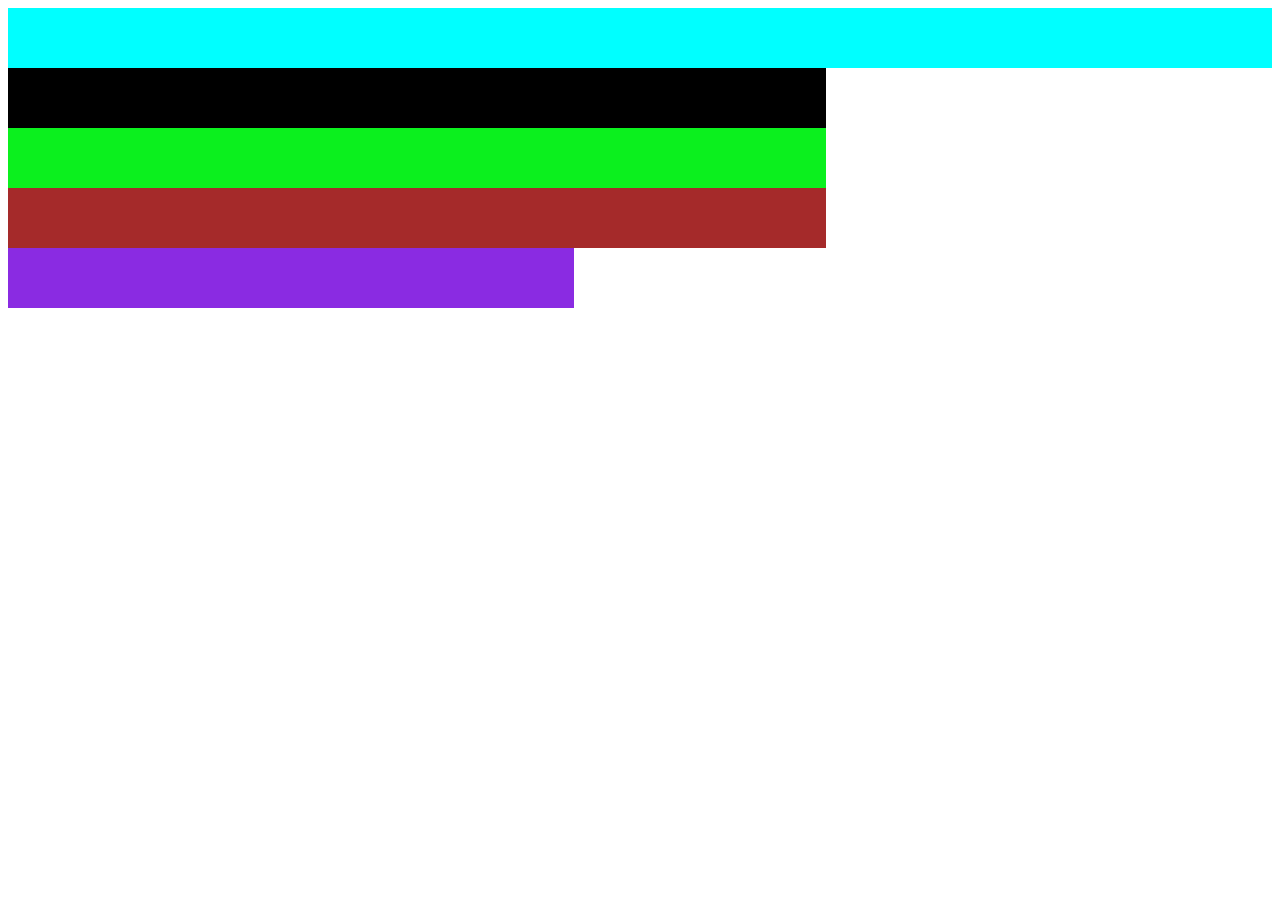
<file: index.html>
<!DOCTYPE html>
<html lang="en">
<head>
    <link rel="stylesheet" href="style.css">
    <meta charset="UTF-8">
    <meta http-equiv="X-UA-Compatible" content="IE=edge">
    <meta name="viewport" content="width=device-width, initial-scale=1.0">
    <title>Youtube Page</title>
</head>
<body>
    <div id="navBar"></div>
    <div id="video"></div>
    <div id="section"></div>
    <div id="comment"></div>
    <div id="side"></div>
</body>
</html>
</file>
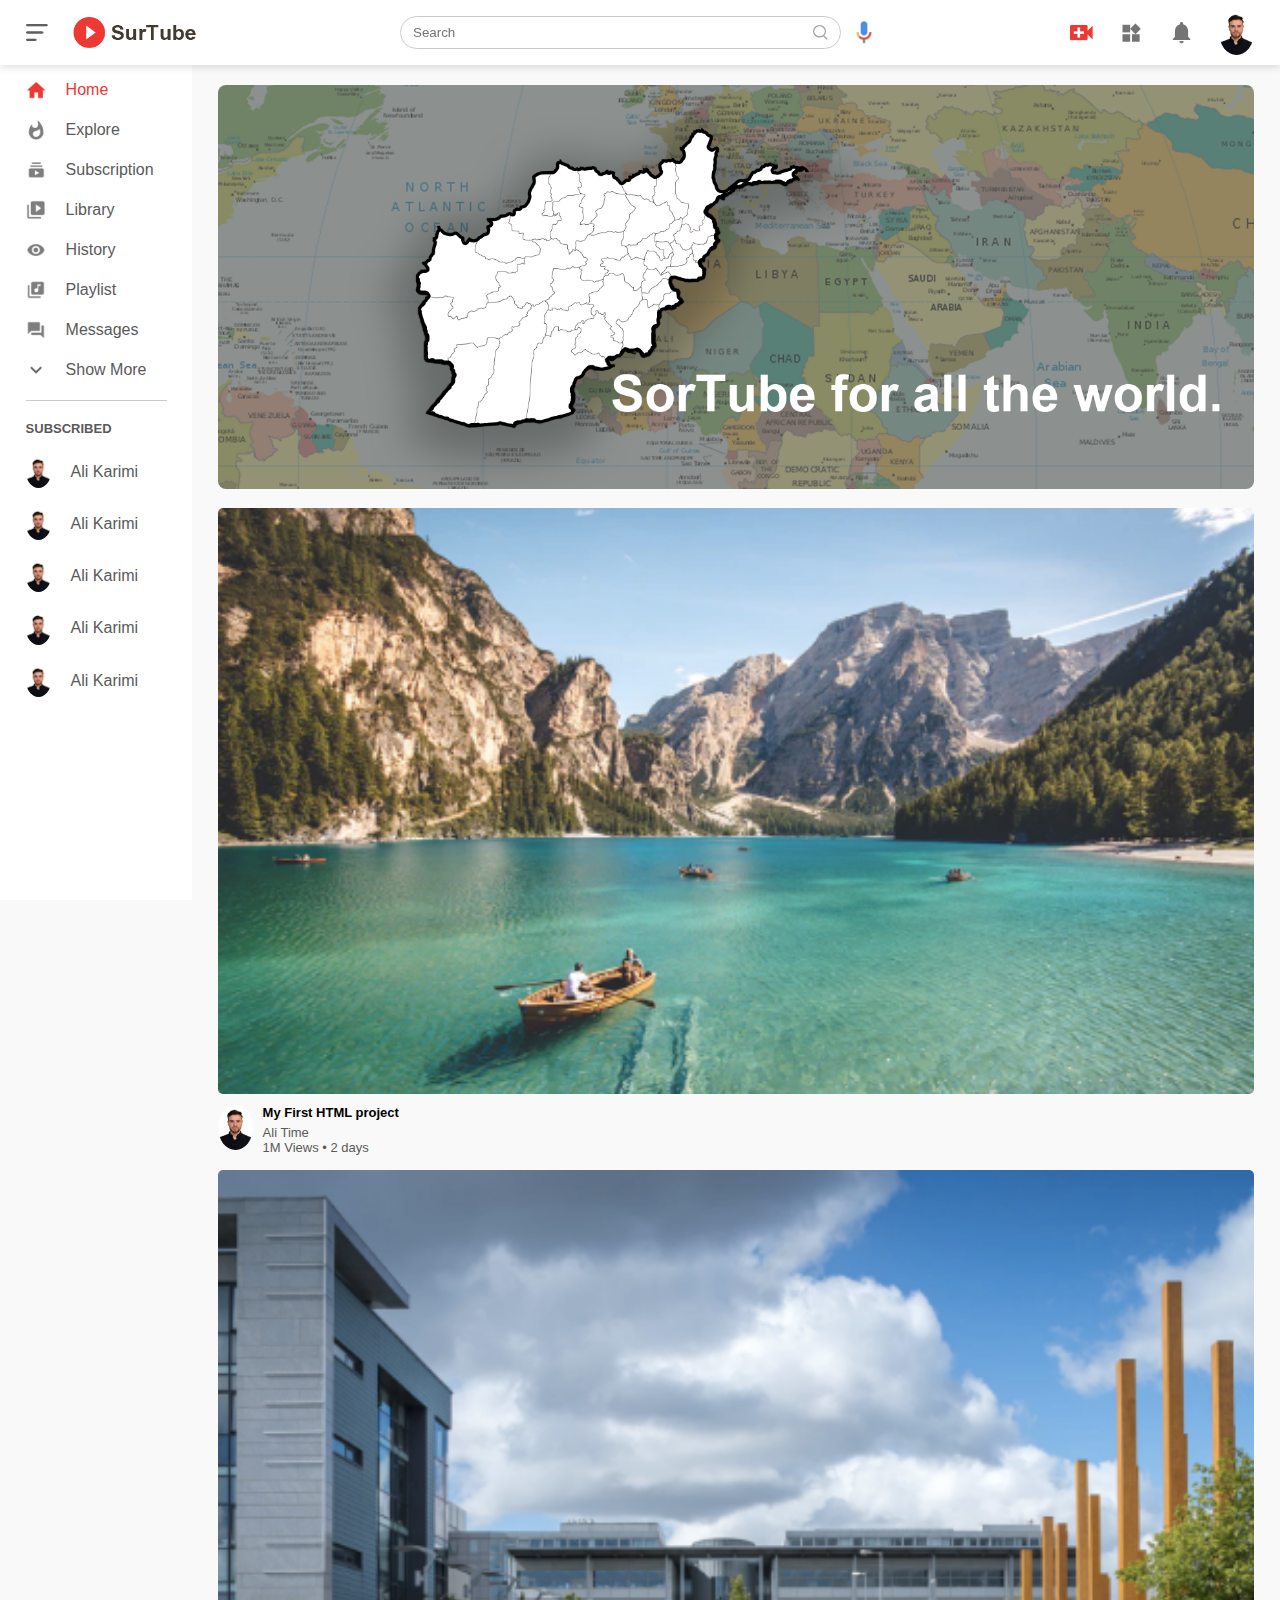
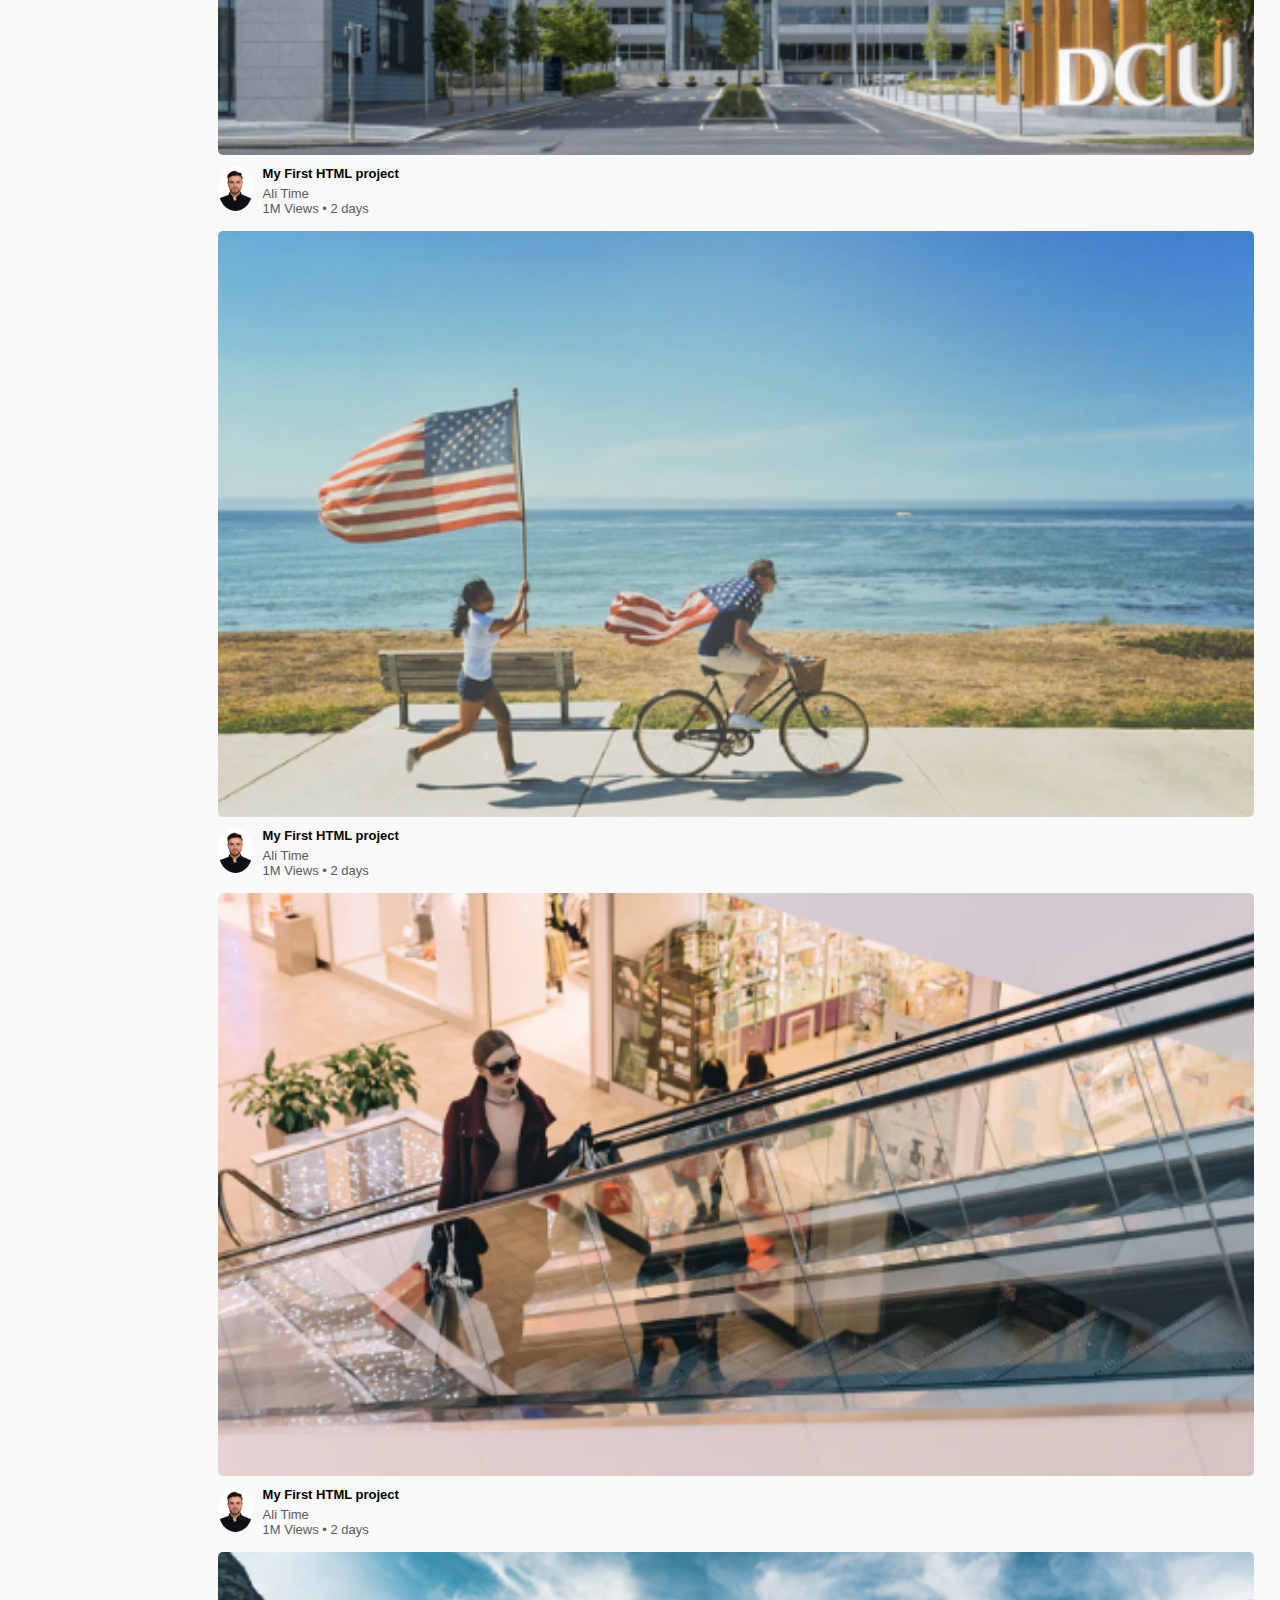
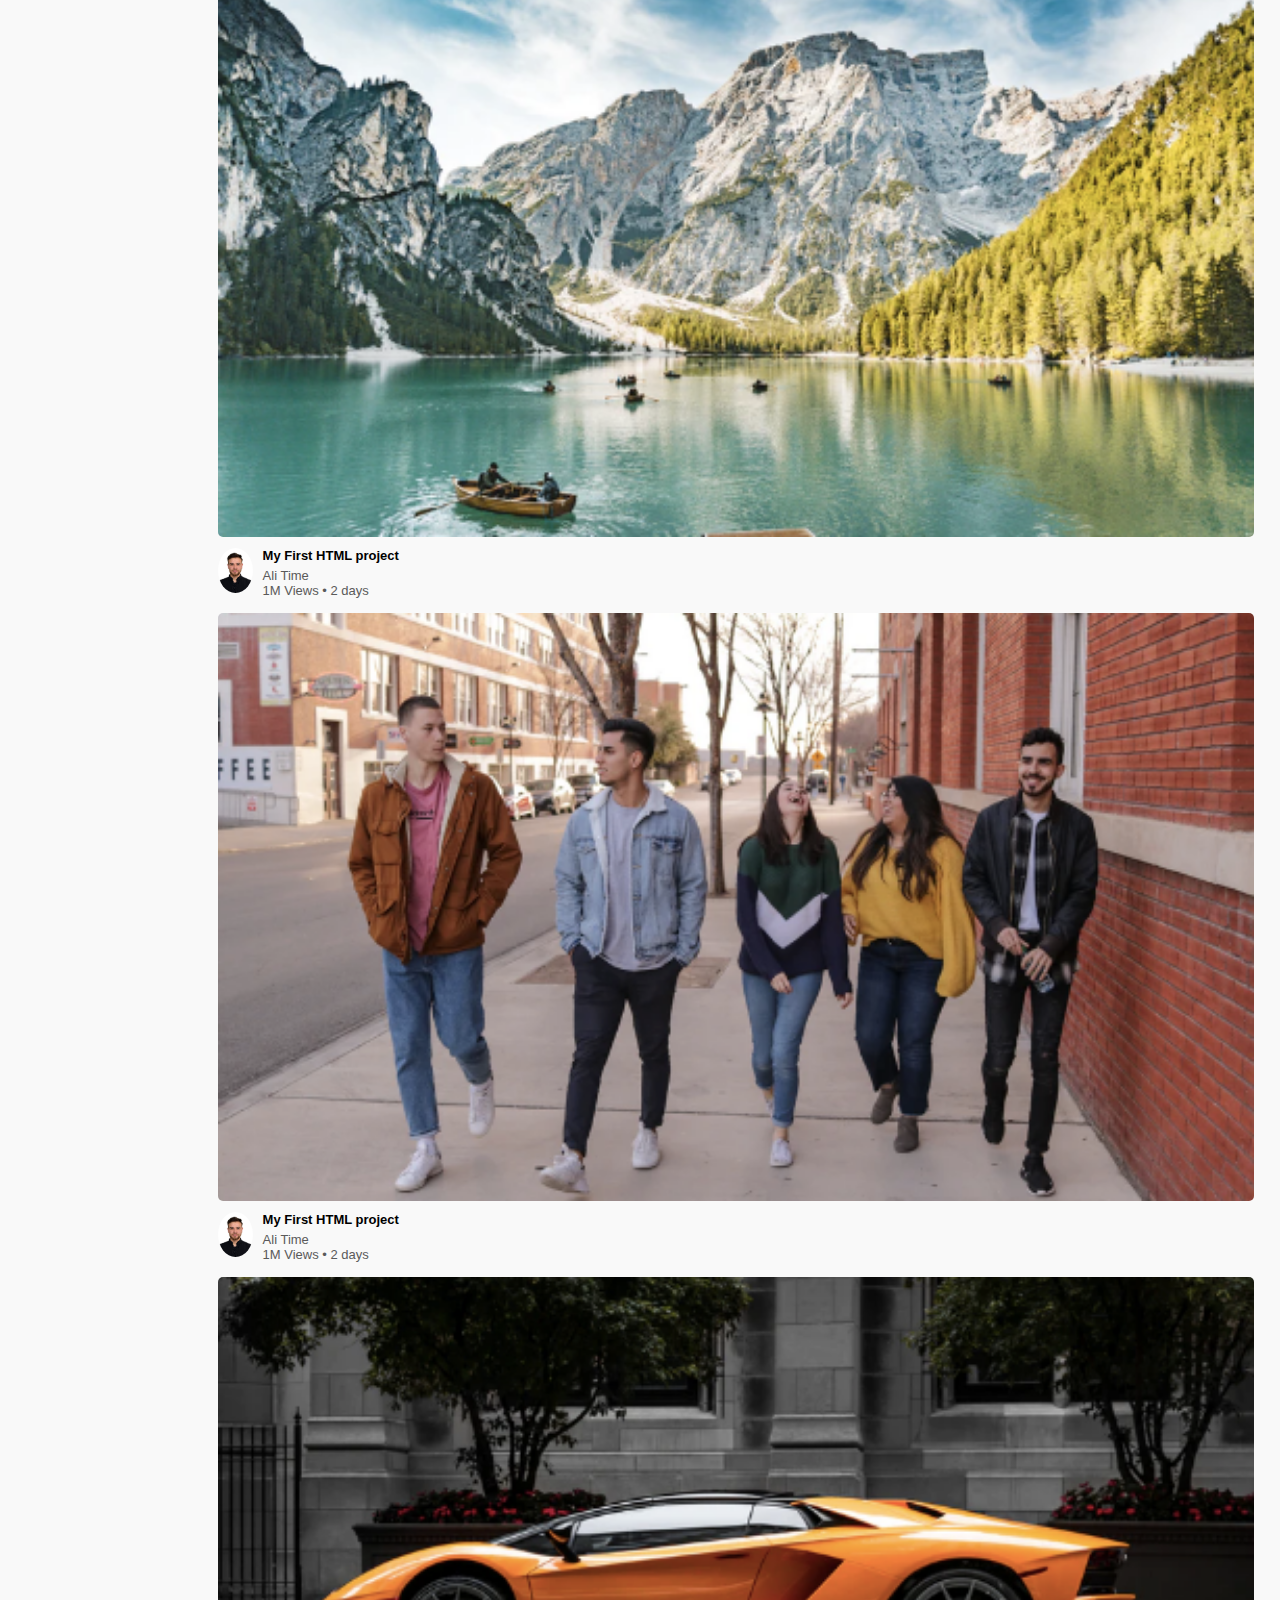
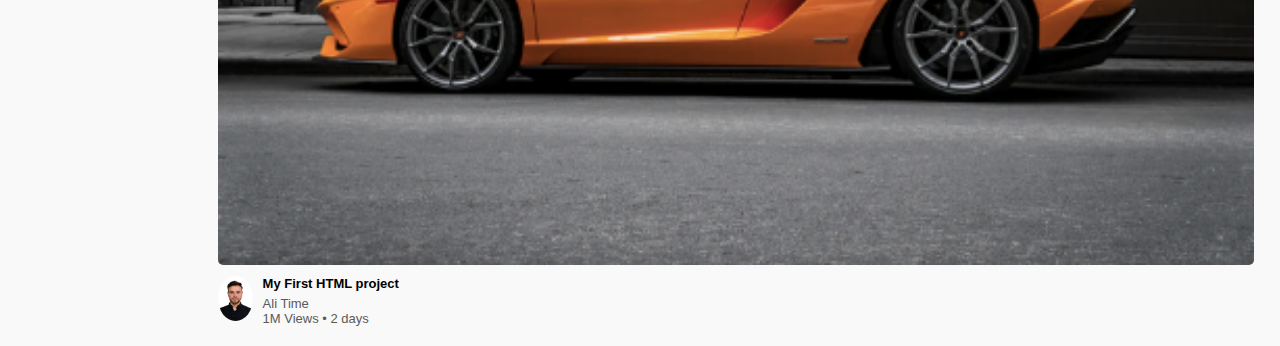
<file: Bootcamp project/index.html>
<!DOCTYPE html>
<html lang="en">

<head>
    <link rel="stylesheet" href="style.css">
    <meta charset="UTF-8">
    <meta http-equiv="X-UA-Compatible" content="IE=edge">
    <meta name="viewport" content="width=device-width, initial-scale=1.0">
    <title>SorTube</title>
</head>

<body>
    <!-- ------- Nav bar for SurTube ------- -->
    <nav class="flex-div">
        <div class="nav-left flex-div">
            <img src="images/menu.png" class="menu-icon">
            <img src="images/logo.png" class="logo">
        </div>
        <div class="nav-middle flex-div">
            <div class="search-box flex-div">
                <input type="text" placeholder="Search">
                <img src="images/search.png">
            </div>
            <img src="images/voice-search.png" class="mic-icon">
        </div>
        <div class="nav-right flex-div">
            <img src="images/upload.png">
            <img src="images/more.png">
            <img src="images/notification.png">
            <img src="images/Ali.png" class="user-icon">

        </div>
    </nav>
    <!-- --------- SideBar for SurTube------ -->
    <div class="sidebar">
        <div class="shortcut-links">
            <a href=""><img src="images/home.png">
                <p>Home</p>
            </a>
            <a href=""><img src="images/explore.png">
                <p>Explore</p>
            </a>
            <a href=""><img src="images/subscriprion.png">
                <p>Subscription</p>
            </a>
            <a href=""><img src="images/library.png">
                <p>Library</p>
            </a>
            <a href=""><img src="images/history.png">
                <p>History</p>
            </a>
            <a href=""><img src="images/playlist.png">
                <p>Playlist</p>
            </a>
            <a href=""><img src="images/messages.png">
                <p>Messages</p>
            </a>
            <a href=""><img src="images/show-more.png">
                <p>Show More</p>
            </a>
            <hr>
        </div>
        <div class="subscribed-list">
            <h3>SUBSCRIBED</h3>
            <a href=""><img src="images/Ali.png">
                <p>Ali Karimi </p>
            </a>
            <a href=""><img src="images/Ali.png">
                <p>Ali Karimi</p>
            </a>
            <a href=""><img src="images/Ali.png">
                <p>Ali Karimi</p>
            </a>
            <a href=""><img src="images/Ali.png">
                <p>Ali Karimi</p>
            </a>
            <a href=""><img src="images/Ali.png">
                <p>Ali Karimi</p>
            </a>
        </div>
    </div>
    <!-- --------- main ----- -->
    <div class="container">
        <div class="banner">
            <img src="images/banner.png">
        </div>
        <div class="list-container">
            <div class="vid-list">
                <a href=""><img src="images/thumbnail1.png" class="thumbnail"></a>
                <div class="flex-div">
                    <img src="images/Ali.png">
                    <div class="vid-info">
                        <a href="">My First HTML project</a>
                        <p>Ali Time</p>
                        <p>1M Views &bull; 2 days</p>
                    </div>
                </div>
            </div>
        </div> 
        <div class="list-container">
            <div class="vid-list">
                <a href=""><img src="images/thumbnail7.png" class="thumbnail"></a>
                <div class="flex-div">
                    <img src="images/Ali.png">
                    <div class="vid-info">
                        <a href="">My First HTML project</a>
                        <p>Ali Time</p>
                        <p>1M Views &bull; 2 days</p>
                    </div>
                </div>
            </div>
        </div> 
        <div class="list-container">
            <div class="vid-list">
                <a href=""><img src="images/thumbnail2.png" class="thumbnail"></a>
                <div class="flex-div">
                    <img src="images/Ali.png">
                    <div class="vid-info">
                        <a href="">My First HTML project</a>
                        <p>Ali Time</p>
                        <p>1M Views &bull; 2 days</p>
                    </div>
                </div>
            </div>
        </div>
         <div class="list-container">
            <div class="vid-list">
                <a href=""><img src="images/thumbnail3.png" class="thumbnail"></a>
                <div class="flex-div">
                    <img src="images/Ali.png">
                    <div class="vid-info">
                        <a href="">My First HTML project</a>
                        <p>Ali Time</p>
                        <p>1M Views &bull; 2 days</p>
                    </div>
                </div>
            </div>
        </div> 
        <div class="list-container">
            <div class="vid-list">
                <a href=""><img src="images/thumbnail4.png" class="thumbnail"></a>
                <div class="flex-div">
                    <img src="images/Ali.png">
                    <div class="vid-info">
                        <a href="">My First HTML project</a>
                        <p>Ali Time</p>
                        <p>1M Views &bull; 2 days</p>
                    </div>
                </div>
            </div>
        </div> 
        <div class="list-container">
            <div class="vid-list">
                <a href=""><img src="images/thumbnail5.png" class="thumbnail"></a>
                <div class="flex-div">
                    <img src="images/Ali.png">
                    <div class="vid-info">
                        <a href="">My First HTML project</a>
                        <p>Ali Time</p>
                        <p>1M Views &bull; 2 days</p>
                    </div>
                </div>
            </div>
        </div> 
        <div class="list-container">
            <div class="vid-list">
                <a href=""><img src="images/thumbnail6.png" class="thumbnail"></a>
                <div class="flex-div">
                    <img src="images/Ali.png">
                    <div class="vid-info">
                        <a href="">My First HTML project</a>
                        <p>Ali Time</p>
                        <p>1M Views &bull; 2 days</p>
                    </div>
                </div>
            </div>
        </div>
    </div>



    <script src="Script.js"></script>
</body>

</html>
</file>
<file: style.css>
#navBar {
    background-color: aqua;
    padding: 30px;
    text-align: left;
    font-size: 10px;
    color: white;

}
#video {
    background-color: black;
    padding: 30px;
    width: 60%;
    text-align: left;
    font-size: 10px;
    color: white;
}
#section {
    background-color: rgb(11, 240, 30);
    padding: 30px;
    width: 60%;
    text-align: left;
    font-size: 10px;
    color: white;
}
#comment {
    background-color: brown;
    padding: 30px;
    width: 60%;
    text-align: left;
    font-size: 10px;
    color: white;
}
#side {
    background-color: blueviolet;
    padding: 30px;
    width: 40%;
    text-align: left;
    font-size: 10px;
    color: white;
}
section {
    background-color: rgba(144, 215, 218, 0.637);
    padding: 30px;
    text-align: left;
    font-size: 10px;
    color: white;
}
</file>
<file: Bootcamp project/style.css>
*{
    margin: 0;
    padding: 0;
    font-family: 'poppins' , sans-serif;
    box-sizing: border-box;
}
a {
    text-decoration: none;
    color: #5a5a5a;
}
img {
    cursor: pointer;
}
.flex-div {
    display: flex;
    align-items: center;
}
nav {
    padding: 10px 2%;
    justify-content: space-between;
    box-shadow: 0 0 10px rgba(0, 0, 0, 0.2);
    background: #fff;
    position: sticky;
    top: 0;
    z-index: 10;
}
.nav-right img{
    width: 25px;
    margin-right: 25px;
}
.nav-right .user-icon {
    width: 35px;
    border-radius: 50%;
    margin-right: 0;
}
.nav-left .menu-icon {
    width: 22px;
    margin-right: 25px;

}
.nav-left .logo {
    width: 130px;

}
.nav-middle .mic-icon {
    width: 16px;
    }
.nav-middle .search-box{
    border: 1px solid #ccc;
    margin-right: 15px;
    padding: 8px 12px;
    border-radius: 25px;
}
.nav-middle .search-box input{
    width: 400px;
    border: 0;
    outline: 0;
    background: transparent;
}
.nav-middle .search-box img{
    width: 15px;
}
 /* ----------- Sidebar ---- */
 .sidebar {
    width: 15%;
    height: 100vh;
    position: fixed;
    top: 0;
    padding-left: 2%;
    padding-top: 80px;
    background: #fff;

 }
 .shortcut-links a img{
    width: 20px;
    margin-right: 20px;
 }
 .shortcut-links a{
    display: flex;
    align-items: center;
    margin-bottom: 20px;
    width: fit-content;
    flex-wrap: wrap;
 }
 .shortcut-links a:first-child{
    color: #ed3833;
 }
 .sidebar hr{
    border: 0;
    height: 1px;
    background: #ccc;
    width: 85%;
 }
 .subscribed-list h3{
    font-size: 13px;
    margin: 20px 0;
    color: #5a5a5a;
 }
 .subscribed-list a{
    display: flex;
    align-items: center;
    margin-bottom: 20px;
    width: fit-content;
    flex-wrap: wrap;
 }
 .subscribed-list a img{
    width: 25px;
    border-radius: 50%;
    margin-right: 20px;
 }
 .small-sidebar {
    width: 5%;
 }
 .small-sidebar a p{
    display: none;
 }
 .small-sidebar h3{
    display: none;
 }
 .small-sidebar hr{
    width: 50%;
    margin-bottom: 25px;
 }
 /* ------- main ---- */
.container {
    background: #f9f9f9;
    padding-left: 17%;
    padding-right: 2%;
    padding-top: 20px;
    padding-bottom: 20px;
}

.large-container{
padding: 7%;
}

.banner {
    width: 100%;
    }
.banner img{
    width: 100%;
    border-radius: 8px;
}
.list-container{
    display: grid;
    grid-template-columns: repeat (auto-fit, minmax (250px, 1fr));
    grid-column-gap: 16px;
    grid-row-gap: 30px;
    margin-top: 15px;
}
.vid-list .thumbnail{
    width: 100%;
    border-radius: 5px;
}
.vid-list .flex-div{
    align-items: flex-start;
    margin-top: 7px;
}
.vid-list .flex-div img{
    width: 35px;
    margin-right: 10px;
    border-radius: 50%;

}
.vid-info {
    color: #5a5a5a;
    font-size: 13px;
}
.vid-info a{
    color: #000;
    font-weight: 600;
    display: block;
    margin-bottom: 5px;
}
@media (max-width: 900px) {
    .menu-icon{
        display: none;
    }
    .sidebar
}
</file>
